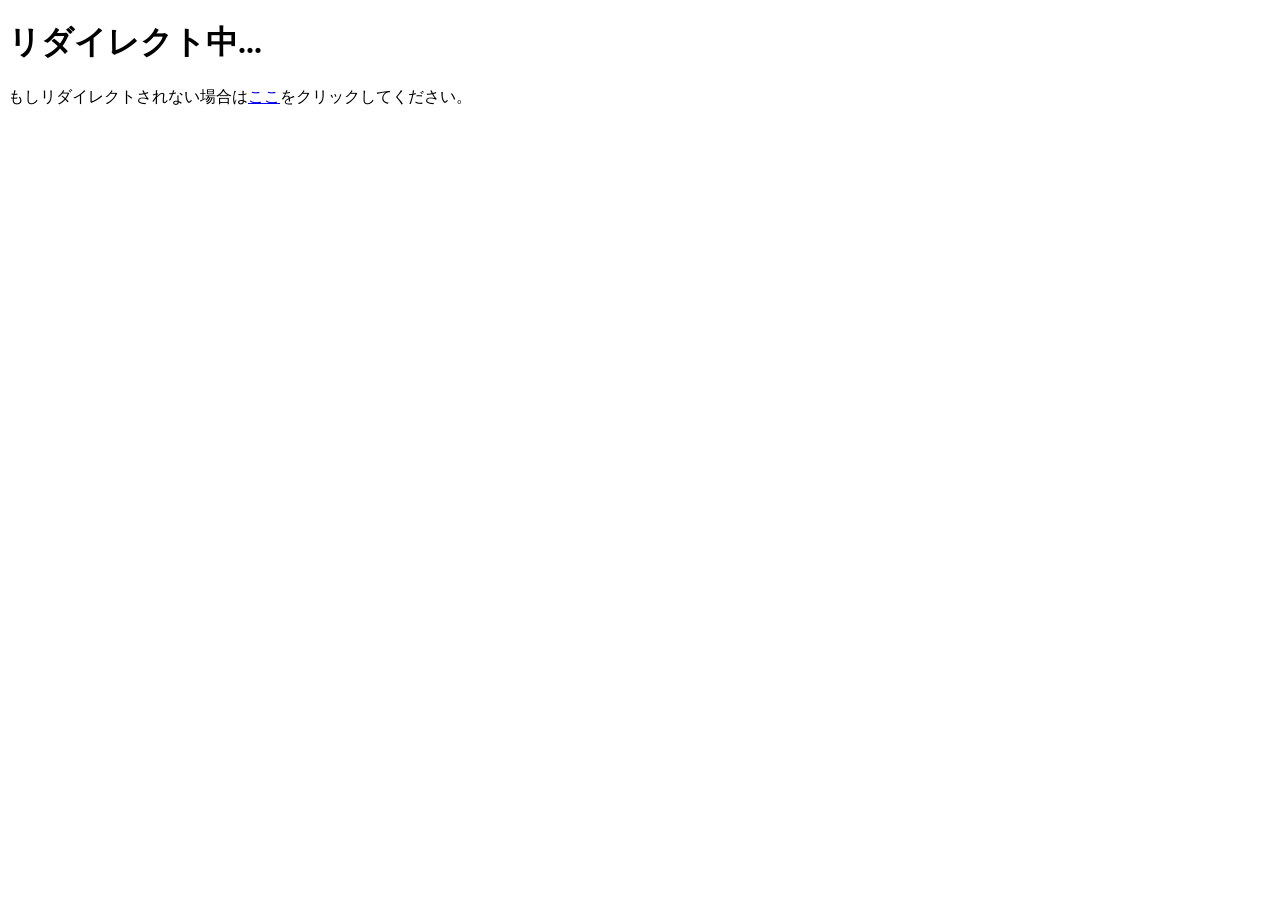
<file: docs/index.html>
<!DOCTYPE html>
<html lang="ja">
  <head>
    <link rel="canonical" href="https://fori.io/tasuren"/>
    <meta http-equiv="content-type" content="text/html; charset=utf-8" />
    <meta http-equiv="refresh" content="3;url=https://fori.io/tasuren" />
  </head>
  <body>
    <h1>リダイレクト中...</h1>
    <p>もしリダイレクトされない場合は<a href="https://fori.io/tasuren">ここ</a>をクリックしてください。</p>
  </body>
</html>
</file>
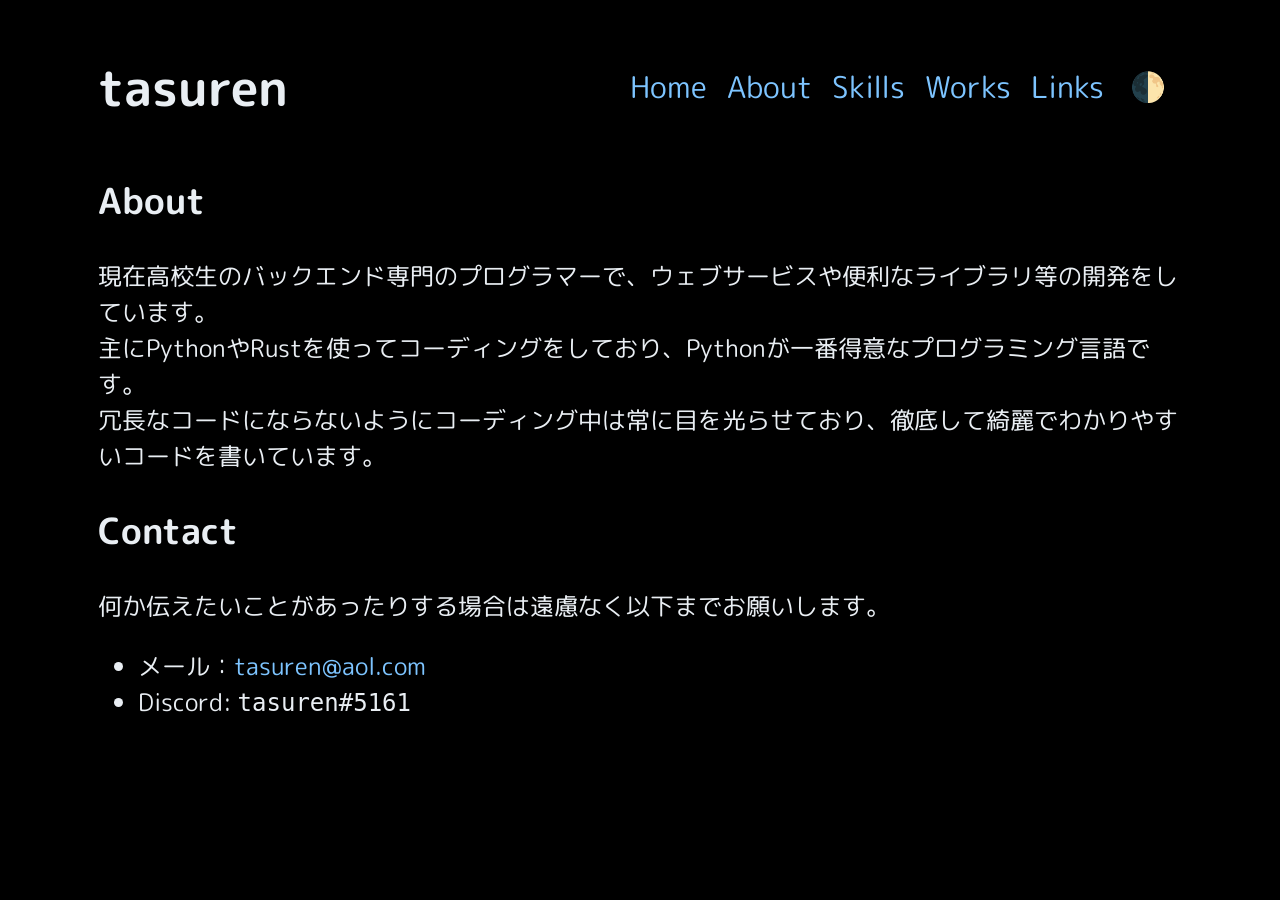
<file: about.html>
<!DOCTYPE html>
<html lang="ja" theme="dark">
  <head>
    <meta http-equiv="X-UA-Compatible" content="IE=edge">
    <meta charset="utf-8">
    <title>tasuren world</title>
    <meta name="description" content="tasurenのポートフォリオです。">
    <meta name="author" content="tasuren">
    <meta name="viewport" content="width=device-width, initial-scale=1">
    <!-- Assets -->
    <link rel="stylesheet" href="assets/main.css">
    <script src="assets/main.js"></script>
    <link rel="preconnect" href="https://fonts.googleapis.com">
    <link rel="preconnect" href="https://fonts.gstatic.com" crossorigin>
    <link href="https://fonts.googleapis.com/css2?family=M+PLUS+Rounded+1c:wght@300&display=swap" rel="stylesheet">
    <!-- Other -->
    
  </head>
  <body>
    <header>
      <div class="title">tasuren</div>
      <nav>
        <ul>
          <li><a href="index.html">Home</a></li>
<li><a href="about.html">About</a></li>
<li><a href="skills.html">Skills</a></li>
<li><a href="works.html">Works</a></li>
<li><a href="links.html">Links</a></li>
          <li><button name="toggle-darkmode" onclick="toggleDarkmode(true, true)">🌓</button></li>
        </ul>
      </nav>
    </header>
    <div class="main"><h2>About</h2>

<p>現在高校生のバックエンド専門のプログラマーで、ウェブサービスや便利なライブラリ等の開発をしています。<br>
主にPythonやRustを使ってコーディングをしており、Pythonが一番得意なプログラミング言語です。<br>
冗長なコードにならないようにコーディング中は常に目を光らせており、徹底して綺麗でわかりやすいコードを書いています。</p>

<h2>Contact</h2>

<p>何か伝えたいことがあったりする場合は遠慮なく以下までお願いします。</p>

<ul>
<li>メール：<a href="mailto:tasuren@aol.com">tasuren@aol.com</a></li>
<li>Discord: <code>tasuren#5161</code></li>
</ul>
</div>
  </body>
</html>
</file>
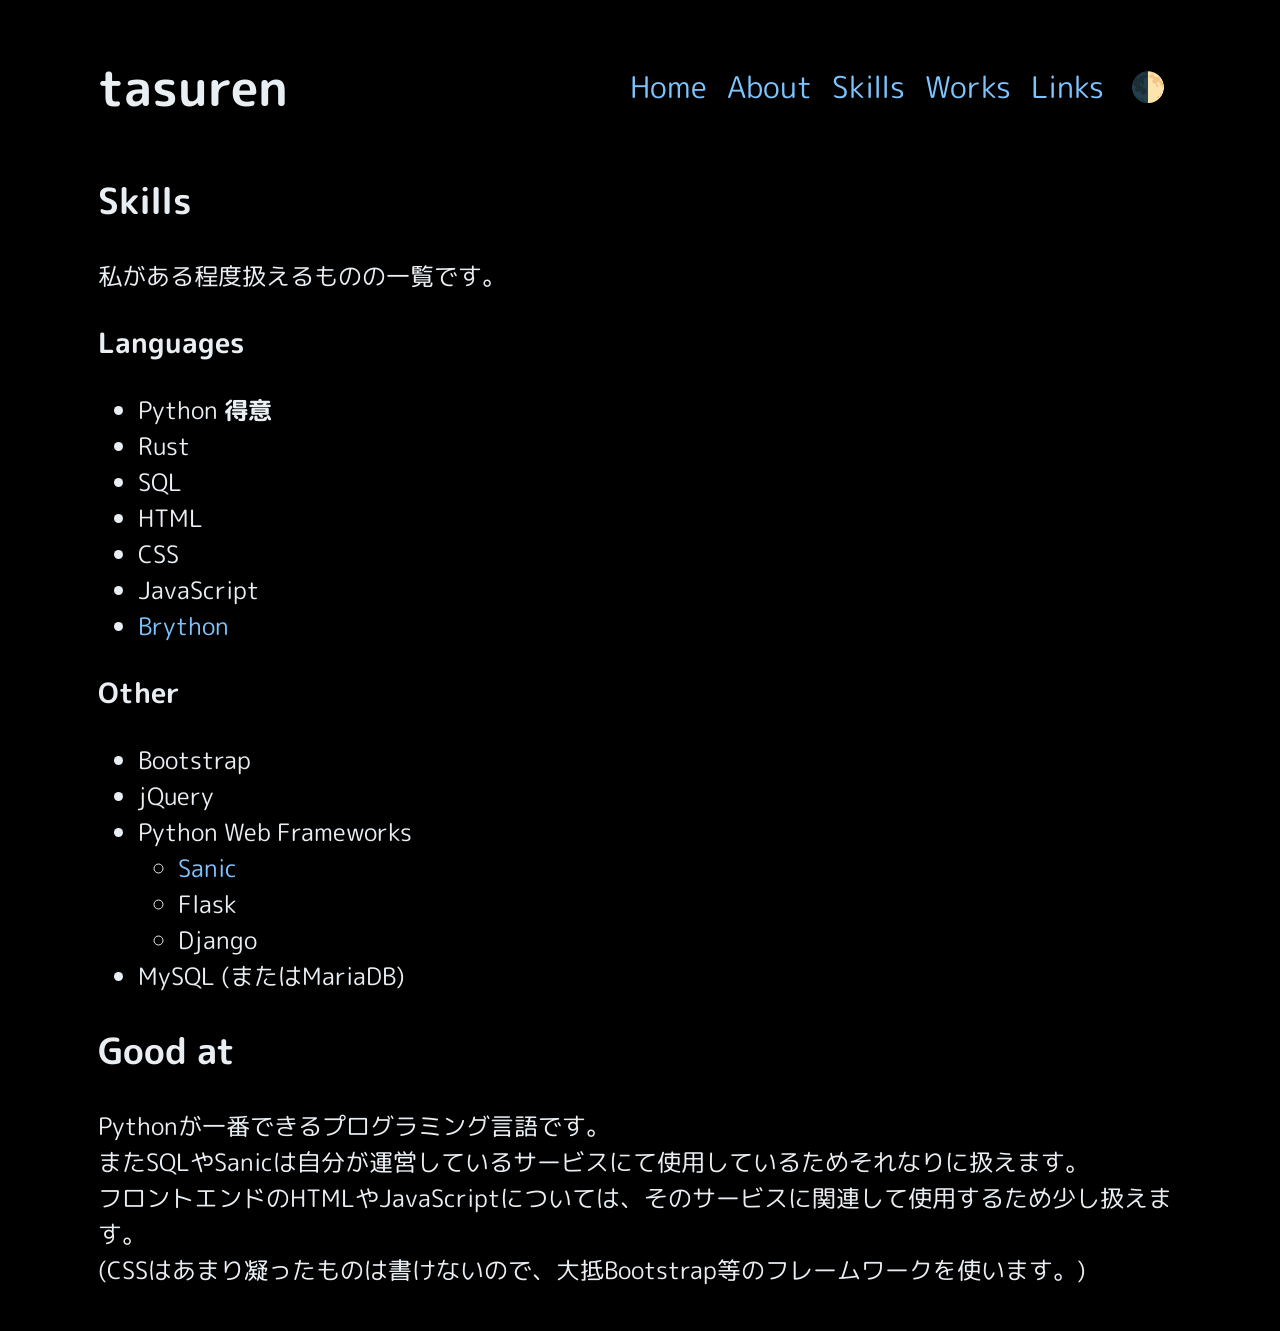
<file: skills.html>
<!DOCTYPE html>
<html lang="ja" theme="dark">
  <head>
    <meta http-equiv="X-UA-Compatible" content="IE=edge">
    <meta charset="utf-8">
    <title>tasuren world</title>
    <meta name="description" content="tasurenのポートフォリオです。">
    <meta name="author" content="tasuren">
    <meta name="viewport" content="width=device-width, initial-scale=1">
    <!-- Assets -->
    <link rel="stylesheet" href="assets/main.css">
    <script src="assets/main.js"></script>
    <link rel="preconnect" href="https://fonts.googleapis.com">
    <link rel="preconnect" href="https://fonts.gstatic.com" crossorigin>
    <link href="https://fonts.googleapis.com/css2?family=M+PLUS+Rounded+1c:wght@300&display=swap" rel="stylesheet">
    <!-- Other -->
    
  </head>
  <body>
    <header>
      <div class="title">tasuren</div>
      <nav>
        <ul>
          <li><a href="index.html">Home</a></li>
<li><a href="about.html">About</a></li>
<li><a href="skills.html">Skills</a></li>
<li><a href="works.html">Works</a></li>
<li><a href="links.html">Links</a></li>
          <li><button name="toggle-darkmode" onclick="toggleDarkmode(true, true)">🌓</button></li>
        </ul>
      </nav>
    </header>
    <div class="main"><h2>Skills</h2>

<p>私がある程度扱えるものの一覧です。</p>

<h3>Languages</h3>

<ul>
<li>Python <strong>得意</strong></li>
<li>Rust</li>
<li>SQL</li>
<li>HTML</li>
<li>CSS</li>
<li>JavaScript</li>
<li><a href="http://brython.info">Brython</a></li>
</ul>

<h3>Other</h3>

<ul>
<li>Bootstrap</li>
<li>jQuery</li>
<li>Python Web Frameworks

<ul>
<li><a href="https://sanic.dev/">Sanic</a></li>
<li>Flask</li>
<li>Django</li>
</ul></li>
<li>MySQL (またはMariaDB)</li>
</ul>

<h2>Good at</h2>

<p>Pythonが一番できるプログラミング言語です。<br>
またSQLやSanicは自分が運営しているサービスにて使用しているためそれなりに扱えます。<br>
フロントエンドのHTMLやJavaScriptについては、そのサービスに関連して使用するため少し扱えます。<br>
(CSSはあまり凝ったものは書けないので、大抵Bootstrap等のフレームワークを使います。)</p>
</div>
  </body>
</html>
</file>
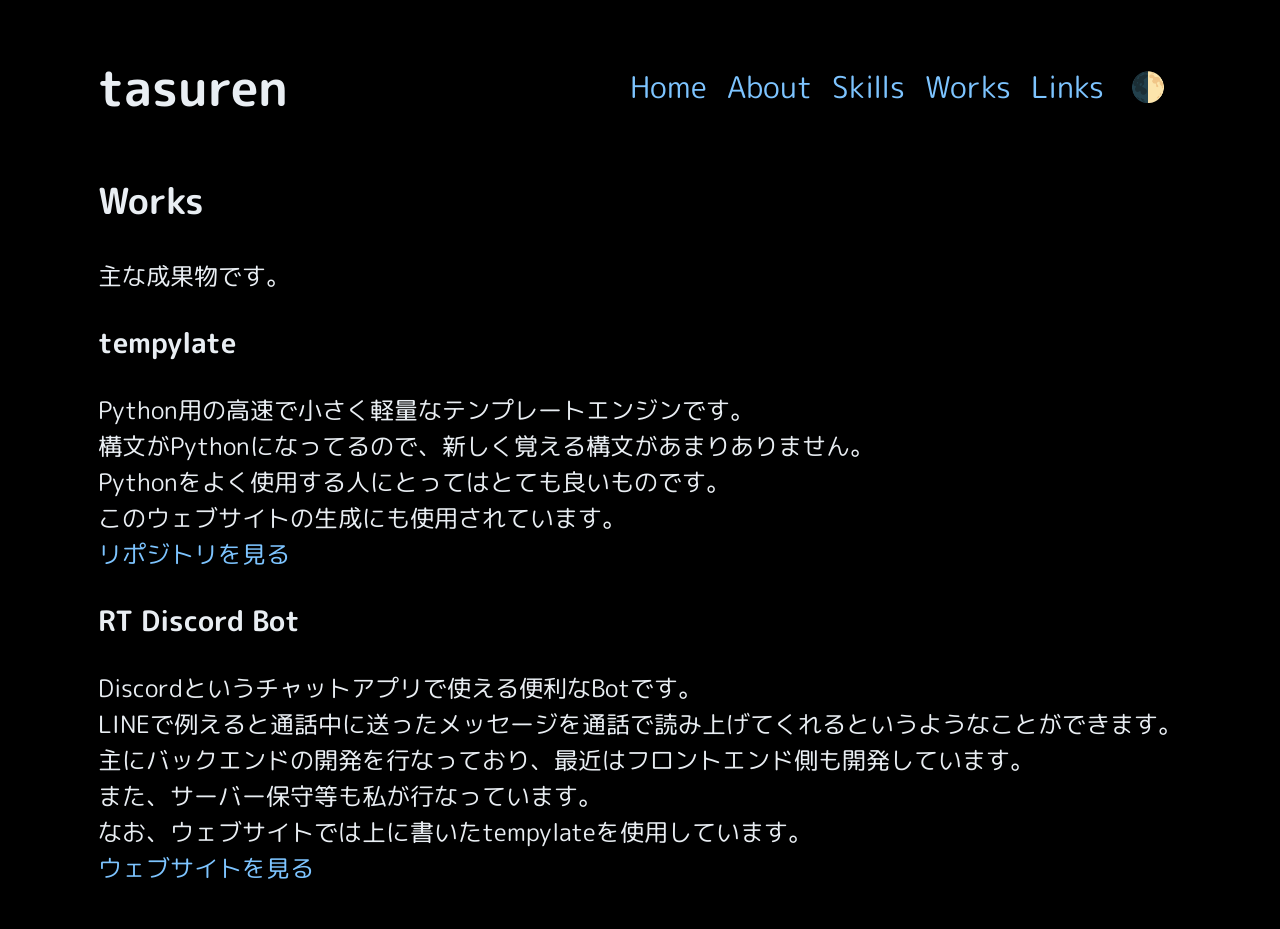
<file: works.html>
<!DOCTYPE html>
<html lang="ja" theme="dark">
  <head>
    <meta http-equiv="X-UA-Compatible" content="IE=edge">
    <meta charset="utf-8">
    <title>tasuren world</title>
    <meta name="description" content="tasurenのポートフォリオです。">
    <meta name="author" content="tasuren">
    <meta name="viewport" content="width=device-width, initial-scale=1">
    <!-- Assets -->
    <link rel="stylesheet" href="assets/main.css">
    <script src="assets/main.js"></script>
    <link rel="preconnect" href="https://fonts.googleapis.com">
    <link rel="preconnect" href="https://fonts.gstatic.com" crossorigin>
    <link href="https://fonts.googleapis.com/css2?family=M+PLUS+Rounded+1c:wght@300&display=swap" rel="stylesheet">
    <!-- Other -->
    
  </head>
  <body>
    <header>
      <div class="title">tasuren</div>
      <nav>
        <ul>
          <li><a href="index.html">Home</a></li>
<li><a href="about.html">About</a></li>
<li><a href="skills.html">Skills</a></li>
<li><a href="works.html">Works</a></li>
<li><a href="links.html">Links</a></li>
          <li><button name="toggle-darkmode" onclick="toggleDarkmode(true, true)">🌓</button></li>
        </ul>
      </nav>
    </header>
    <div class="main"><h2>Works</h2>

<p>主な成果物です。</p>

<h3>tempylate</h3>

<p>Python用の高速で小さく軽量なテンプレートエンジンです。<br>
構文がPythonになってるので、新しく覚える構文があまりありません。<br>
Pythonをよく使用する人にとってはとても良いものです。<br>
このウェブサイトの生成にも使用されています。<br>
<a href="https://github.com/tasuren/tempylate">リポジトリを見る</a></p>

<!--
### PySSG
上で書いたtempylateを使用した静的サイトジェネレータです。  
このウェブサイトはこれを使用してビルドされました。  
-->

<h3>RT Discord Bot</h3>

<p>Discordというチャットアプリで使える便利なBotです。<br>
LINEで例えると通話中に送ったメッセージを通話で読み上げてくれるというようなことができます。<br>
主にバックエンドの開発を行なっており、最近はフロントエンド側も開発しています。<br>
また、サーバー保守等も私が行なっています。<br>
なお、ウェブサイトでは上に書いたtempylateを使用しています。<br>
<a href="https://rt.rext.dev">ウェブサイトを見る</a></p>
</div>
  </body>
</html>
</file>
<file: assets/main.css>
/* tcw - CSS */


* { box-sizing: border-box; }
.late-transition { transition: .5s; }


:root {
    --text-color: #2b2b2b;
    --background-color: #ffffff;
    --link-color: #507ea4;
}
:root[theme="dark"] {
    --text-color: #E9EEF3;
    --background-color: #000000;
    --link-color: #7dc4ff;
}


/* メニューバーとメインコンテンツ(main) */
@media (min-width: 930px) {
    header { justify-content: space-between; }
    .title { font-size:  50px; }
    nav ul { display: flex; }
    nav li { margin: 0 10px; }
    nav li a { font-size: 30px; }

    body { padding: 0 7%; font-size: 24px; }
    .main { padding: 1% 0%; }
}
@media (max-width: 930px) {
    header { justify-content: space-evenly; }
    .title { font-size:  40px; }
    nav h1, nav ul { text-align: center; }
    nav li { margin-right: 20px; margin-top: 8px; }

    span { display: inline-block; }
    body { padding: 5%; }
}

header {
    display: flex;
    align-items: center;
    padding-top: 3%;
}

.title { font-weight: bold; }
nav ul {
    list-style: none; 
    align-items: center;
}

/* ボタンデザインをリセット */
button {
    background-color: transparent;
    border: none;
    cursor: pointer;
    outline: none;
    font-size: larger;
    appearance: none;
}


/* Main */
body {
    font-family: "M PLUS Rounded 1c", sans-serif;
    color: var(--text-color);
    background-color: var(--background-color);
    overflow-y: scroll;
}

/* URLのリンクの配色 */
a:link { color: var(--link-color); text-decoration: none; }
a:visited { color: var(--link-color); text-decoration: none; }
a:hover { color: var(--link-color); text-decoration: none; }
a:active { color: var(--link-color); text-decoration: none; }

/* none decoration */
.none-decoration { padding: 0 3%; list-style: none; }
</file>
